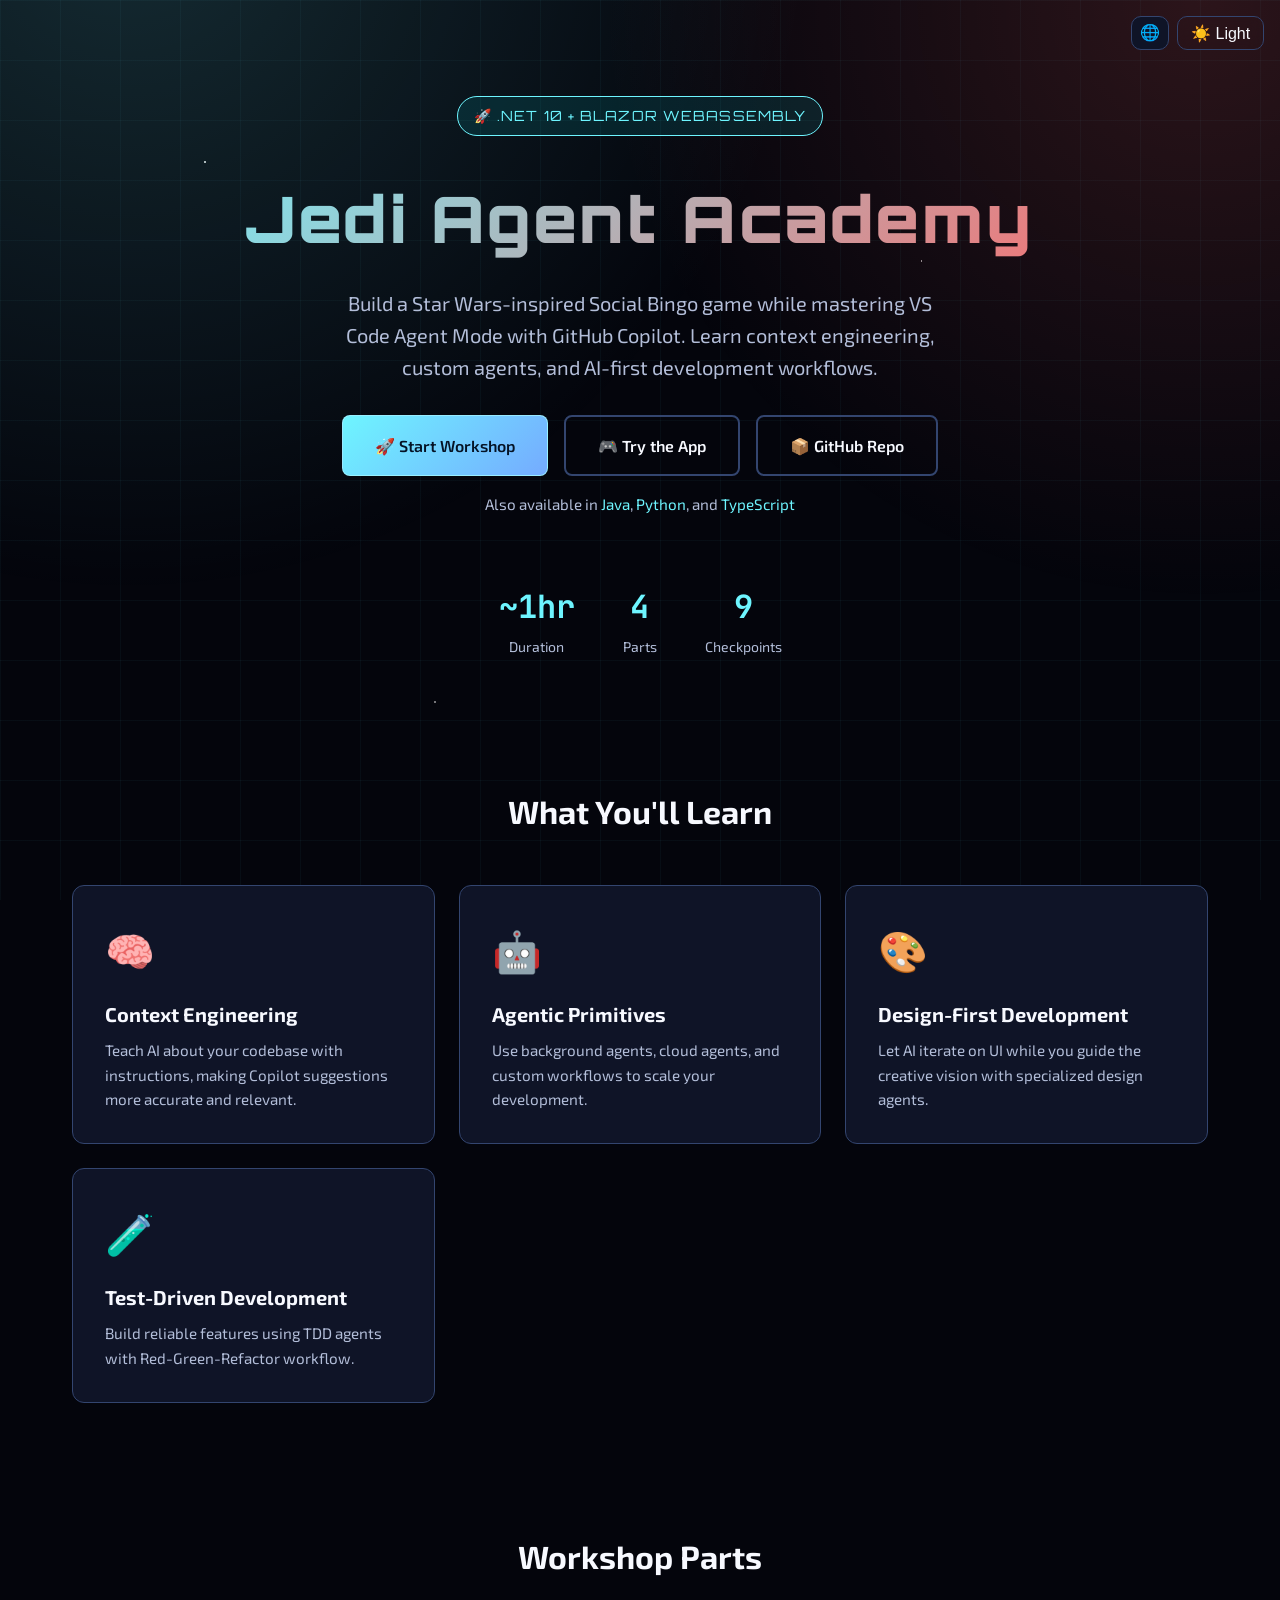
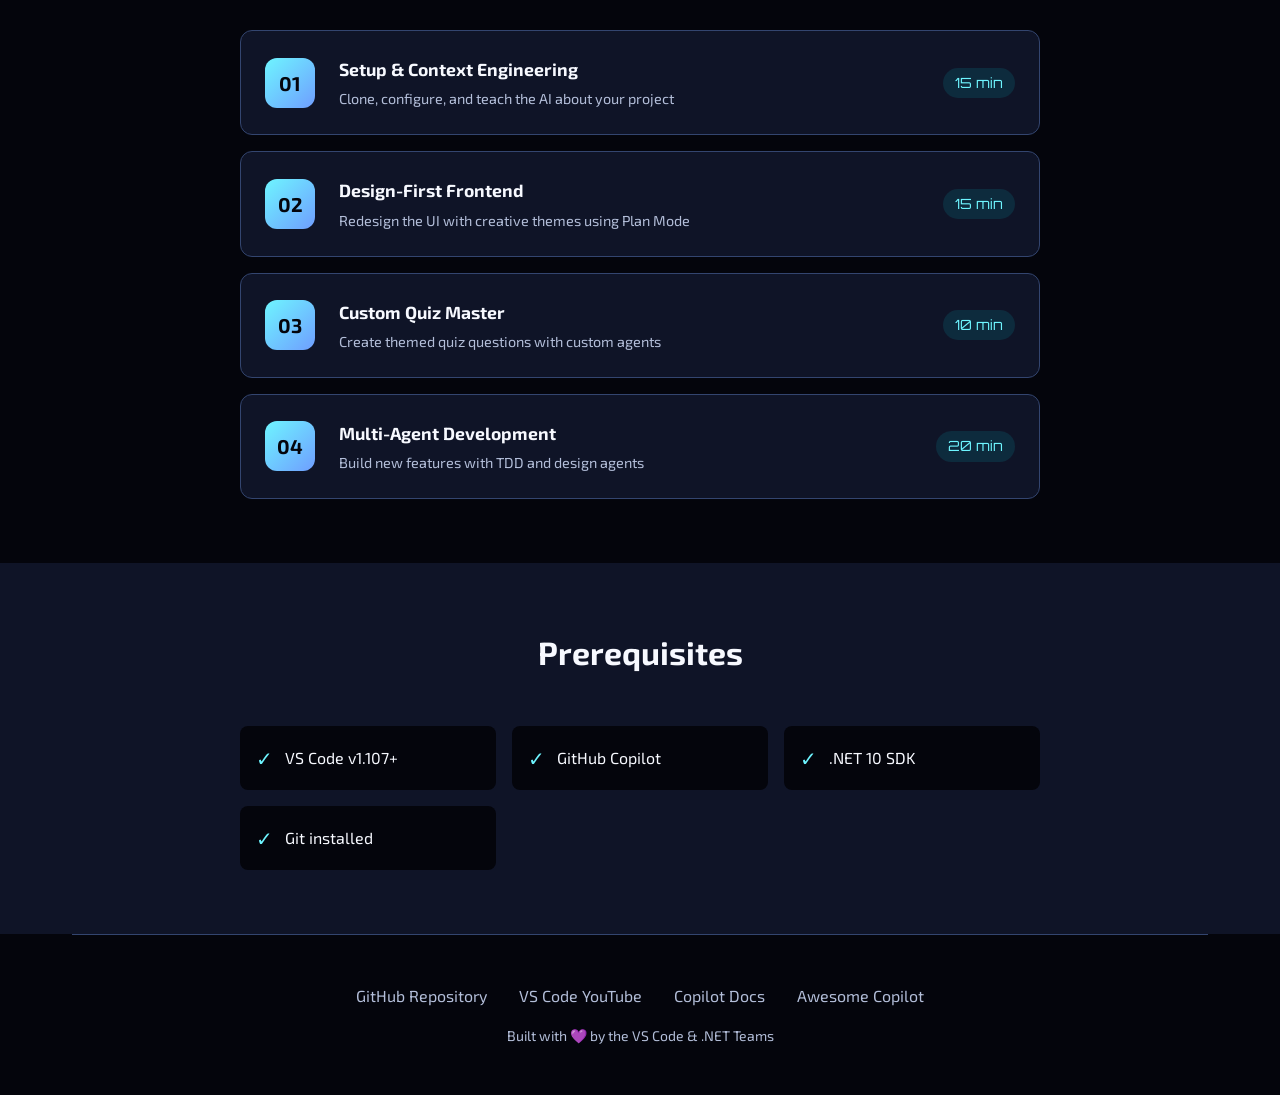
<file: docs/index.html>
<!DOCTYPE html>
<html lang="en">
<head>
    <!-- Google tag (gtag.js) -->
    <script async src="https://www.googletagmanager.com/gtag/js?id=G-LSC44NDPLQ"></script>
    <script>
      window.dataLayer = window.dataLayer || [];
      function gtag(){dataLayer.push(arguments);}
      gtag('js', new Date());
      gtag('config', 'G-LSC44NDPLQ');
    </script>
    <meta charset="UTF-8">
    <meta name="viewport" content="width=device-width, initial-scale=1.0">
    <title>Jedi Agent Academy | .NET Holocron Lab</title>
    <link rel="preconnect" href="https://fonts.googleapis.com">
    <link rel="preconnect" href="https://fonts.gstatic.com" crossorigin>
    <link href="https://fonts.googleapis.com/css2?family=JetBrains+Mono:wght@400;700&family=Orbitron:wght@500;700;900&family=Exo+2:wght@400;600;700&display=swap" rel="stylesheet">
    <link rel="alternate" hreflang="en" href="https://copilot-dev-days.github.io/agent-lab-dotnet/">
    <link rel="alternate" hreflang="pt-BR" href="https://copilot-dev-days.github.io/agent-lab-dotnet/pt_BR/">
    <link rel="alternate" hreflang="es" href="https://copilot-dev-days.github.io/agent-lab-dotnet/es/">
    <link rel="alternate" hreflang="x-default" href="https://copilot-dev-days.github.io/agent-lab-dotnet/">
    <link rel="stylesheet" href="styles.css">
    <link rel="stylesheet" href="light-theme.css">
    <script src="theme-toggle.js"></script>
</head>
<body>
    <div class="locale-controls">
        <div class="locale-picker" id="localePicker">
            <button type="button" class="locale-toggle" aria-haspopup="listbox" aria-expanded="false" aria-label="Select language">🌐</button>
            <ul role="listbox" aria-label="Language">
                <li role="option" data-locale="en" aria-selected="true" class="active">🇬🇧 English</li>
                <li role="option" data-locale="es" aria-selected="false">🇪🇸 Español</li>
                <li role="option" data-locale="pt-BR" aria-selected="false">🇧🇷 Português (Brasil)</li>
            </ul>
        </div>
        <button class="theme-toggle" onclick="toggleTheme()">☀️ Light</button>
    </div>
    <div class="container">
        <!-- Hero -->
        <section class="hero">
            <span class="hero-badge">🚀 .NET 10 + Blazor WebAssembly</span>
            <h1>Jedi Agent Academy</h1>
            <p class="hero-subtitle">
                Build a Star Wars-inspired Social Bingo game while mastering VS Code Agent Mode with GitHub Copilot.
                Learn context engineering, custom agents, and AI-first development workflows.
            </p>
            <div class="hero-cta">
                <a href="step.html?step=00-overview" class="btn btn-primary">
                    🚀 Start Workshop
                </a>
                <a href="https://copilot-dev-days.github.io/agent-lab-dotnet/app" class="btn btn-secondary">
                    🎮 Try the App
                </a>
                <a href="https://github.com/copilot-dev-days/agent-lab-dotnet" class="btn btn-secondary">
                    📦 GitHub Repo
                </a>
            </div>
            <p class="hero-also">Also available in <a href="https://copilot-dev-days.github.io/agent-lab-java/">Java</a>, <a href="https://copilot-dev-days.github.io/agent-lab-python/">Python</a>, and <a href="https://copilot-dev-days.github.io/agent-lab-typescript/">TypeScript</a></p>
            <div class="stats">
                <div class="stat">
                    <div class="stat-value">~1hr</div>
                    <div class="stat-label">Duration</div>
                </div>
                <div class="stat">
                    <div class="stat-value">4</div>
                    <div class="stat-label">Parts</div>
                </div>
                <div class="stat">
                    <div class="stat-value">9</div>
                    <div class="stat-label">Checkpoints</div>
                </div>
            </div>
        </section>

        <!-- Features -->
        <section class="features">
            <h2 class="section-title">What You'll Learn</h2>
            <div class="features-grid">
                <div class="feature-card">
                    <div class="feature-icon">🧠</div>
                    <h3>Context Engineering</h3>
                    <p>Teach AI about your codebase with instructions, making Copilot suggestions more accurate and relevant.</p>
                </div>
                <div class="feature-card">
                    <div class="feature-icon">🤖</div>
                    <h3>Agentic Primitives</h3>
                    <p>Use background agents, cloud agents, and custom workflows to scale your development.</p>
                </div>
                <div class="feature-card">
                    <div class="feature-icon">🎨</div>
                    <h3>Design-First Development</h3>
                    <p>Let AI iterate on UI while you guide the creative vision with specialized design agents.</p>
                </div>
                <div class="feature-card">
                    <div class="feature-icon">🧪</div>
                    <h3>Test-Driven Development</h3>
                    <p>Build reliable features using TDD agents with Red-Green-Refactor workflow.</p>
                </div>
            </div>
        </section>

        <!-- Workshop Parts -->
        <section class="workshop">
            <h2 class="section-title">Workshop Parts</h2>
            <div class="parts-list">
                <a href="step.html?step=01-setup" class="part-card">
                    <div class="part-number">01</div>
                    <div class="part-content">
                        <h3>Setup & Context Engineering</h3>
                        <p>Clone, configure, and teach the AI about your project</p>
                    </div>
                    <span class="part-time">15 min</span>
                </a>
                <a href="step.html?step=02-design" class="part-card">
                    <div class="part-number">02</div>
                    <div class="part-content">
                        <h3>Design-First Frontend</h3>
                        <p>Redesign the UI with creative themes using Plan Mode</p>
                    </div>
                    <span class="part-time">15 min</span>
                </a>
                <a href="step.html?step=03-quiz-master" class="part-card">
                    <div class="part-number">03</div>
                    <div class="part-content">
                        <h3>Custom Quiz Master</h3>
                        <p>Create themed quiz questions with custom agents</p>
                    </div>
                    <span class="part-time">10 min</span>
                </a>
                <a href="step.html?step=04-multi-agent" class="part-card">
                    <div class="part-number">04</div>
                    <div class="part-content">
                        <h3>Multi-Agent Development</h3>
                        <p>Build new features with TDD and design agents</p>
                    </div>
                    <span class="part-time">20 min</span>
                </a>
            </div>
        </section>
    </div>

    <!-- Prerequisites -->
    <section class="prereqs">
        <div class="container">
            <h2 class="section-title">Prerequisites</h2>
            <div class="prereqs-grid">
                <div class="prereq-item">
                    <span class="prereq-check">✓</span>
                    <span>VS Code v1.107+</span>
                </div>
                <div class="prereq-item">
                    <span class="prereq-check">✓</span>
                    <span>GitHub Copilot</span>
                </div>
                <div class="prereq-item">
                    <span class="prereq-check">✓</span>
                    <span>.NET 10 SDK</span>
                </div>
                <div class="prereq-item">
                    <span class="prereq-check">✓</span>
                    <span>Git installed</span>
                </div>
            </div>
        </div>
    </section>

    <div class="container">
        <!-- Footer -->
        <footer>
            <div class="footer-links">
                <a href="https://github.com/copilot-dev-days/agent-lab-dotnet">GitHub Repository</a>
                <a href="https://www.youtube.com/code">VS Code YouTube</a>
                <a href="https://code.visualstudio.com/docs/copilot/overview">Copilot Docs</a>
                <a href="https://github.com/github/awesome-copilot">Awesome Copilot</a>
            </div>
            <p class="footer-credit">
                Built with 💜 by the VS Code & .NET Teams
            </p>
        </footer>
    </div>
    <script>
    (function(){
      var match=location.pathname.match(/\/(pt_BR|es)\//);
      var locale=match?match[1]:'en';
      var picker=document.getElementById('localePicker');
      if(!picker)return;
      var btn=picker.querySelector('.locale-toggle'),list=picker.querySelector('ul');
      list.querySelectorAll('li').forEach(function(li){
        var l=li.dataset.locale==='pt-BR'?'pt_BR':li.dataset.locale;
        if(l===locale){li.classList.add('active');li.setAttribute('aria-selected','true');}
        else{li.classList.remove('active');li.setAttribute('aria-selected','false');}
      });
      function open(){list.style.display='block';btn.setAttribute('aria-expanded','true');}
      function close(){list.style.display='none';btn.setAttribute('aria-expanded','false');}
      btn.addEventListener('click',function(e){e.stopPropagation();list.style.display==='block'?close():open();});
      document.addEventListener('click',close);
      document.addEventListener('keydown',function(e){if(e.key==='Escape')close();});
      list.querySelectorAll('li').forEach(function(li){
        li.addEventListener('click',function(e){
          e.stopPropagation();
          var t=li.dataset.locale==='pt-BR'?'pt_BR':li.dataset.locale;
          if(t===locale){close();return;}
          var p=location.pathname;
          if(locale!=='en')p=p.replace(new RegExp('/'+locale+'/'),'/');;
          if(t!=='en'){var base=p.replace(/\/index\.html$/,'/');if(!base.endsWith('/'))base+='/';p=base+t+'/';}
          localStorage.setItem('preferred-locale',t);
          window.location.href=p;
        });
      });
    })();
    </script>
</body>
</html>
</file>
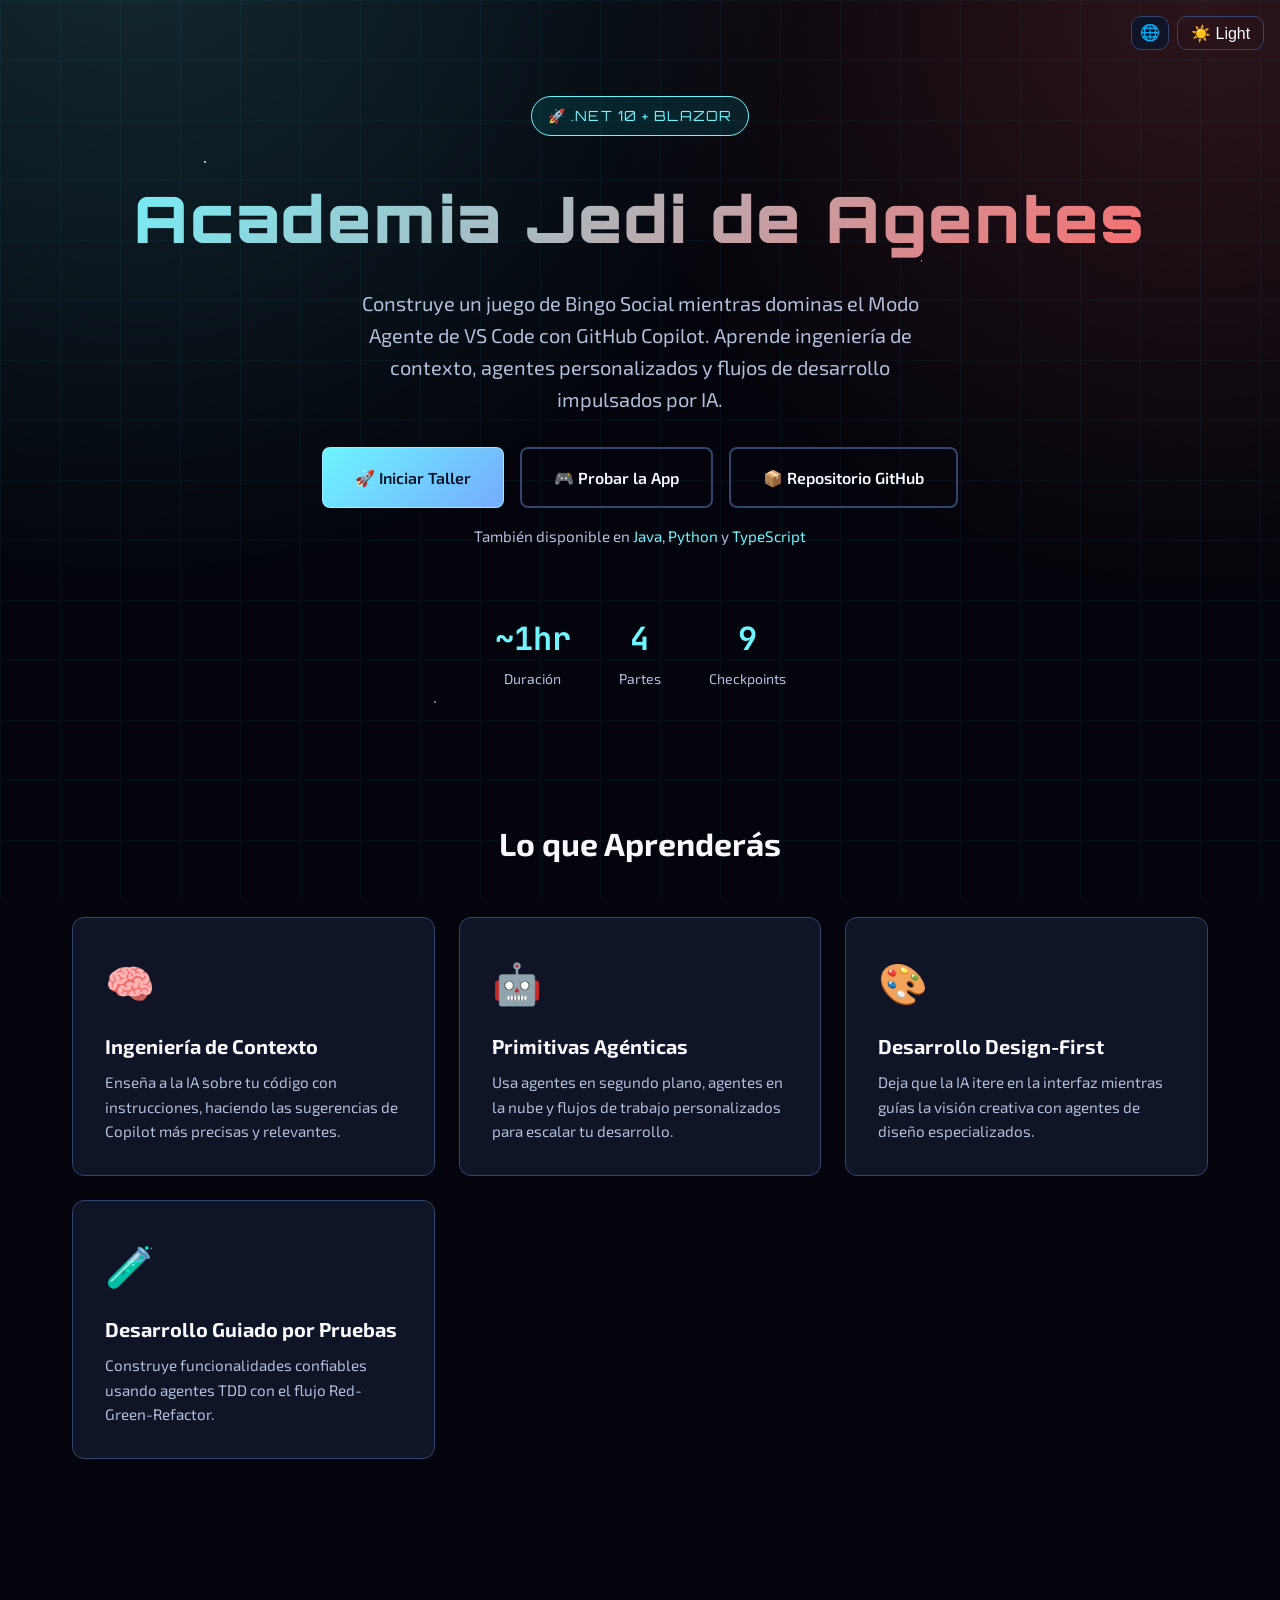
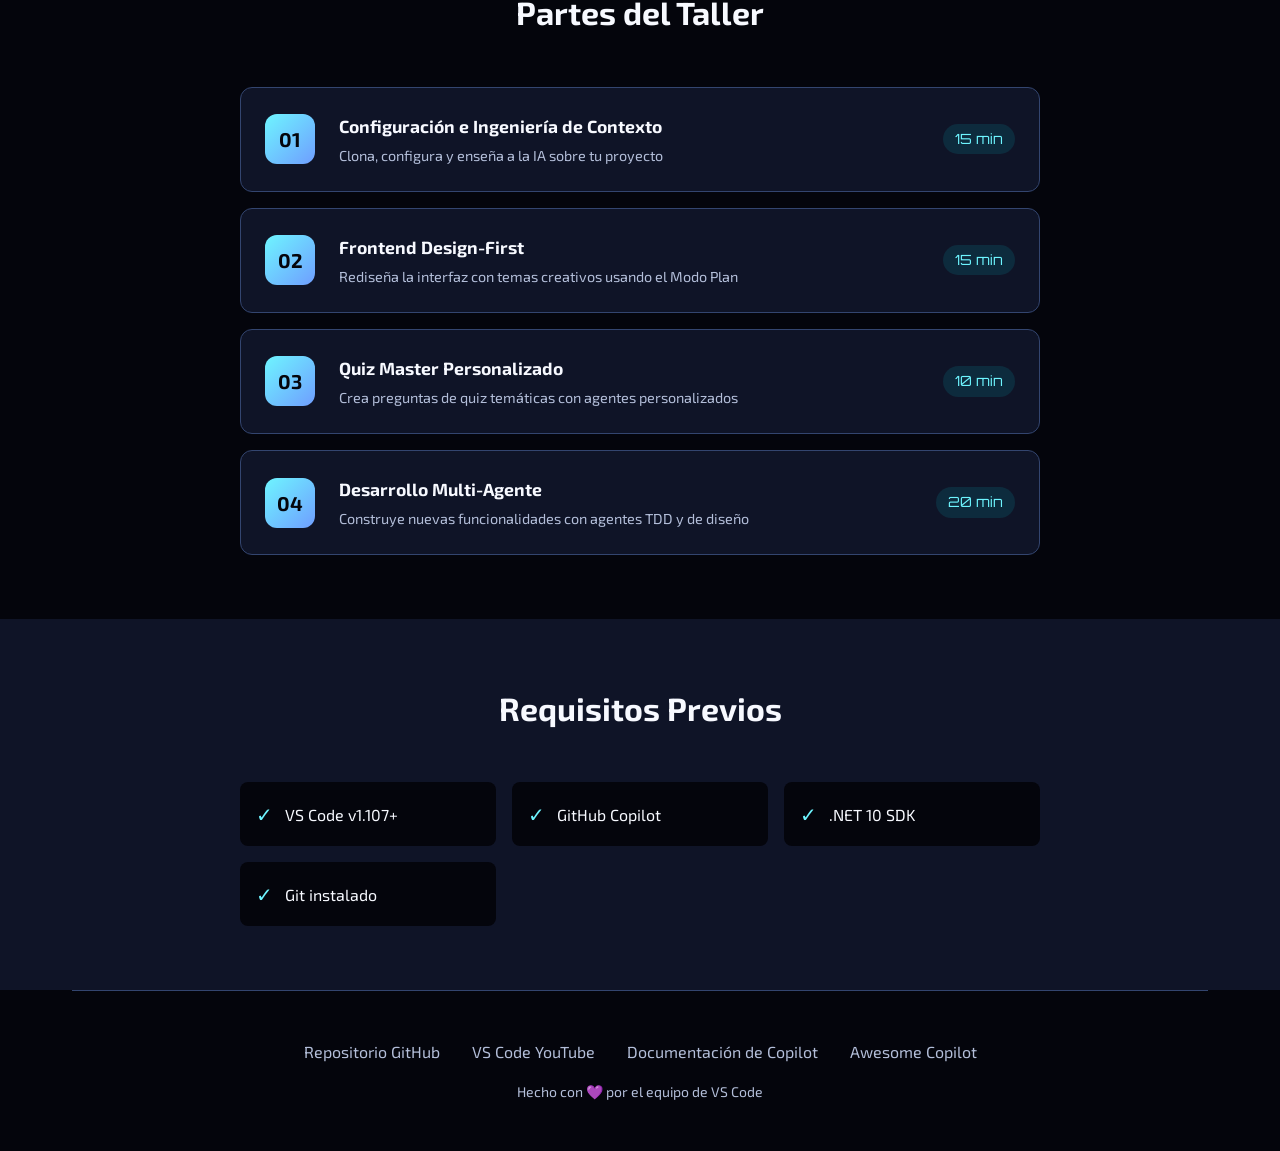
<file: docs/es/index.html>
<!DOCTYPE html>
<html lang="es">
<head>
    <!-- Google tag (gtag.js) -->
    <script async src="https://www.googletagmanager.com/gtag/js?id=G-LSC44NDPLQ"></script>
    <script>
      window.dataLayer = window.dataLayer || [];
      function gtag(){dataLayer.push(arguments);}
      gtag('js', new Date());
      gtag('config', 'G-LSC44NDPLQ');
    </script>
    <meta charset="UTF-8">
    <meta name="viewport" content="width=device-width, initial-scale=1.0">
    <title>Academia Jedi de Agentes | Laboratorio Holocrón .NET</title>
    <link rel="preconnect" href="https://fonts.googleapis.com">
    <link rel="preconnect" href="https://fonts.gstatic.com" crossorigin>
    <link href="https://fonts.googleapis.com/css2?family=JetBrains+Mono:wght@400;700&family=Orbitron:wght@500;700;900&family=Exo+2:wght@400;600;700&display=swap" rel="stylesheet">
    <link rel="alternate" hreflang="en" href="https://copilot-dev-days.github.io/agent-lab-dotnet/">
    <link rel="alternate" hreflang="pt-BR" href="https://copilot-dev-days.github.io/agent-lab-dotnet/pt_BR/">
    <link rel="alternate" hreflang="es" href="https://copilot-dev-days.github.io/agent-lab-dotnet/es/">
    <link rel="alternate" hreflang="x-default" href="https://copilot-dev-days.github.io/agent-lab-dotnet/">
    <link rel="stylesheet" href="../styles.css">
    <link rel="stylesheet" href="../light-theme.css">
    <script src="../theme-toggle.js"></script>
</head>
<body>
    <div class="locale-controls">
        <div class="locale-picker" id="localePicker">
            <button type="button" class="locale-toggle" aria-haspopup="listbox" aria-expanded="false" aria-label="Seleccionar idioma">🌐</button>
            <ul role="listbox" aria-label="Idioma">
                <li role="option" data-locale="en" aria-selected="false">🇬🇧 English</li>
                <li role="option" data-locale="es" aria-selected="true" class="active">🇪🇸 Español</li>
                <li role="option" data-locale="pt-BR" aria-selected="false">🇧🇷 Português (Brasil)</li>
            </ul>
        </div>
        <button class="theme-toggle" onclick="toggleTheme()">☀️ Claro</button>
    </div>
    <div class="container">
        <!-- Hero -->
        <section class="hero">
            <span class="hero-badge">🚀 .NET 10 + Blazor</span>
            <h1>Academia Jedi de Agentes</h1>
            <p class="hero-subtitle">
                Construye un juego de Bingo Social mientras dominas el Modo Agente de VS Code con GitHub Copilot.
                Aprende ingeniería de contexto, agentes personalizados y flujos de desarrollo impulsados por IA.
            </p>
            <div class="hero-cta">
                <a href="step.html?step=00-overview" class="btn btn-primary">
                    🚀 Iniciar Taller
                </a>
                <a href="https://copilot-dev-days.github.io/agent-lab-dotnet/app" class="btn btn-secondary">
                    🎮 Probar la App
                </a>
                <a href="https://github.com/copilot-dev-days/agent-lab-dotnet" class="btn btn-secondary">
                    📦 Repositorio GitHub
                </a>
            </div>
            <p class="hero-also">También disponible en <a href="https://copilot-dev-days.github.io/agent-lab-java/">Java</a>, <a href="https://copilot-dev-days.github.io/agent-lab-python/">Python</a> y <a href="https://copilot-dev-days.github.io/agent-lab-typescript/">TypeScript</a></p>
            <div class="stats">
                <div class="stat">
                    <div class="stat-value">~1hr</div>
                    <div class="stat-label">Duración</div>
                </div>
                <div class="stat">
                    <div class="stat-value">4</div>
                    <div class="stat-label">Partes</div>
                </div>
                <div class="stat">
                    <div class="stat-value">9</div>
                    <div class="stat-label">Checkpoints</div>
                </div>
            </div>
        </section>

        <!-- Funcionalidades -->
        <section class="features">
            <h2 class="section-title">Lo que Aprenderás</h2>
            <div class="features-grid">
                <div class="feature-card">
                    <div class="feature-icon">🧠</div>
                    <h3>Ingeniería de Contexto</h3>
                    <p>Enseña a la IA sobre tu código con instrucciones, haciendo las sugerencias de Copilot más precisas y relevantes.</p>
                </div>
                <div class="feature-card">
                    <div class="feature-icon">🤖</div>
                    <h3>Primitivas Agénticas</h3>
                    <p>Usa agentes en segundo plano, agentes en la nube y flujos de trabajo personalizados para escalar tu desarrollo.</p>
                </div>
                <div class="feature-card">
                    <div class="feature-icon">🎨</div>
                    <h3>Desarrollo Design-First</h3>
                    <p>Deja que la IA itere en la interfaz mientras guías la visión creativa con agentes de diseño especializados.</p>
                </div>
                <div class="feature-card">
                    <div class="feature-icon">🧪</div>
                    <h3>Desarrollo Guiado por Pruebas</h3>
                    <p>Construye funcionalidades confiables usando agentes TDD con el flujo Red-Green-Refactor.</p>
                </div>
            </div>
        </section>

        <!-- Partes del Taller -->
        <section class="workshop">
            <h2 class="section-title">Partes del Taller</h2>
            <div class="parts-list">
                <a href="step.html?step=01-setup" class="part-card">
                    <div class="part-number">01</div>
                    <div class="part-content">
                        <h3>Configuración e Ingeniería de Contexto</h3>
                        <p>Clona, configura y enseña a la IA sobre tu proyecto</p>
                    </div>
                    <span class="part-time">15 min</span>
                </a>
                <a href="step.html?step=02-design" class="part-card">
                    <div class="part-number">02</div>
                    <div class="part-content">
                        <h3>Frontend Design-First</h3>
                        <p>Rediseña la interfaz con temas creativos usando el Modo Plan</p>
                    </div>
                    <span class="part-time">15 min</span>
                </a>
                <a href="step.html?step=03-quiz-master" class="part-card">
                    <div class="part-number">03</div>
                    <div class="part-content">
                        <h3>Quiz Master Personalizado</h3>
                        <p>Crea preguntas de quiz temáticas con agentes personalizados</p>
                    </div>
                    <span class="part-time">10 min</span>
                </a>
                <a href="step.html?step=04-multi-agent" class="part-card">
                    <div class="part-number">04</div>
                    <div class="part-content">
                        <h3>Desarrollo Multi-Agente</h3>
                        <p>Construye nuevas funcionalidades con agentes TDD y de diseño</p>
                    </div>
                    <span class="part-time">20 min</span>
                </a>
            </div>
        </section>
    </div>

    <!-- Requisitos Previos -->
    <section class="prereqs">
        <div class="container">
            <h2 class="section-title">Requisitos Previos</h2>
            <div class="prereqs-grid">
                <div class="prereq-item">
                    <span class="prereq-check">✓</span>
                    <span>VS Code v1.107+</span>
                </div>
                <div class="prereq-item">
                    <span class="prereq-check">✓</span>
                    <span>GitHub Copilot</span>
                </div>
                <div class="prereq-item">
                    <span class="prereq-check">✓</span>
                    <span>.NET 10 SDK</span>
                </div>
                <div class="prereq-item">
                    <span class="prereq-check">✓</span>
                    <span>Git instalado</span>
                </div>
            </div>
        </div>
    </section>

    <div class="container">
        <!-- Pie de Página -->
        <footer>
            <div class="footer-links">
                <a href="https://github.com/copilot-dev-days/agent-lab-dotnet">Repositorio GitHub</a>
                <a href="https://www.youtube.com/code">VS Code YouTube</a>
                <a href="https://code.visualstudio.com/docs/copilot/overview">Documentación de Copilot</a>
                <a href="https://github.com/github/awesome-copilot">Awesome Copilot</a>
            </div>
            <p class="footer-credit">
                Hecho con 💜 por el equipo de VS Code
            </p>
        </footer>
    </div>
    <script>
    (function(){
      var match=location.pathname.match(/\/(pt_BR|es)\//);
      var locale=match?match[1]:'en';
      var picker=document.getElementById('localePicker');
      if(!picker)return;
      var btn=picker.querySelector('.locale-toggle'),list=picker.querySelector('ul');
      list.querySelectorAll('li').forEach(function(li){
        var l=li.dataset.locale==='pt-BR'?'pt_BR':li.dataset.locale;
        if(l===locale){li.classList.add('active');li.setAttribute('aria-selected','true');}
        else{li.classList.remove('active');li.setAttribute('aria-selected','false');}
      });
      function open(){list.style.display='block';btn.setAttribute('aria-expanded','true');}
      function close(){list.style.display='none';btn.setAttribute('aria-expanded','false');}
      btn.addEventListener('click',function(e){e.stopPropagation();list.style.display==='block'?close():open();});
      document.addEventListener('click',close);
      document.addEventListener('keydown',function(e){if(e.key==='Escape')close();});
      list.querySelectorAll('li').forEach(function(li){
        li.addEventListener('click',function(e){
          e.stopPropagation();
          var t=li.dataset.locale==='pt-BR'?'pt_BR':li.dataset.locale;
          if(t===locale){close();return;}
          var p=location.pathname;
          if(locale!=='en')p=p.replace(new RegExp('/'+locale+'/'),'/');;
          if(t!=='en'){var base=p.replace(/\/index\.html$/,'/');if(!base.endsWith('/'))base+='/';p=base+t+'/';}
          localStorage.setItem('preferred-locale',t);
          window.location.href=p;
        });
      });
    })();
    </script>
</body>
</html>
</file>
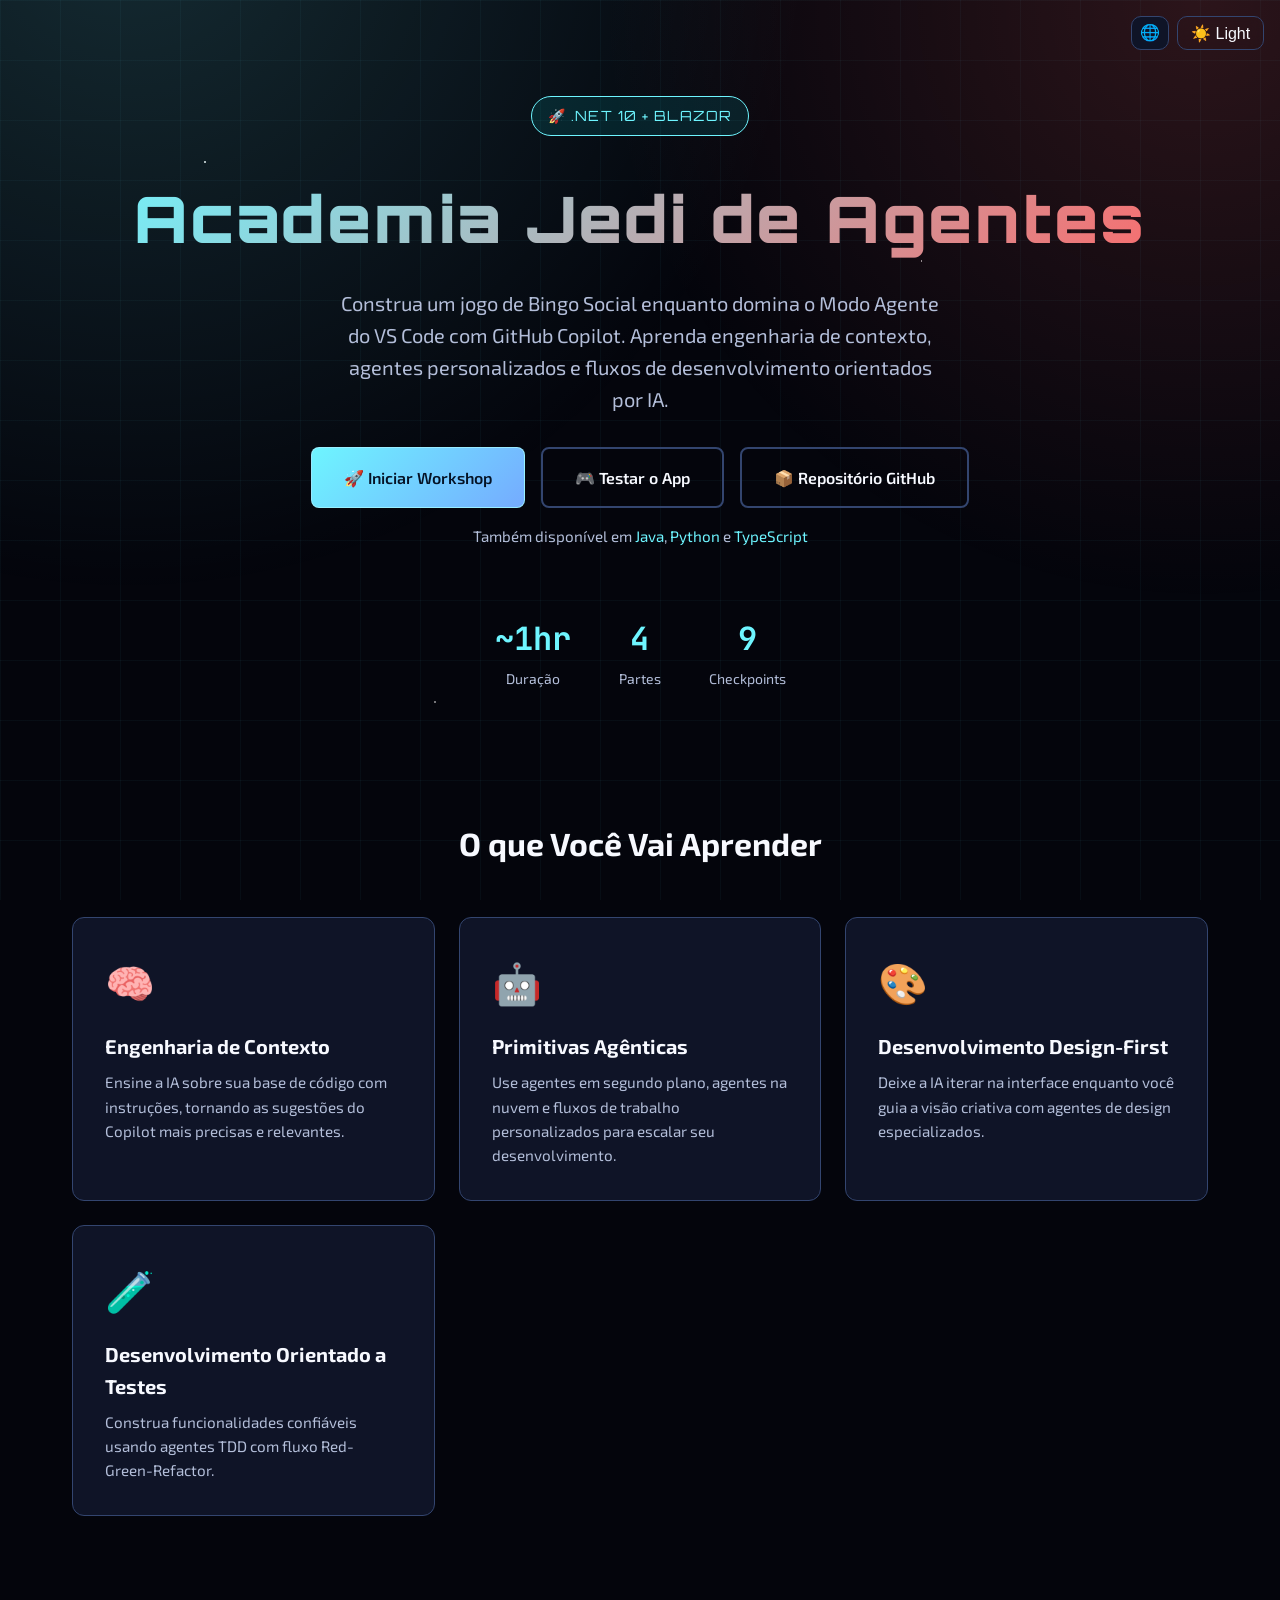
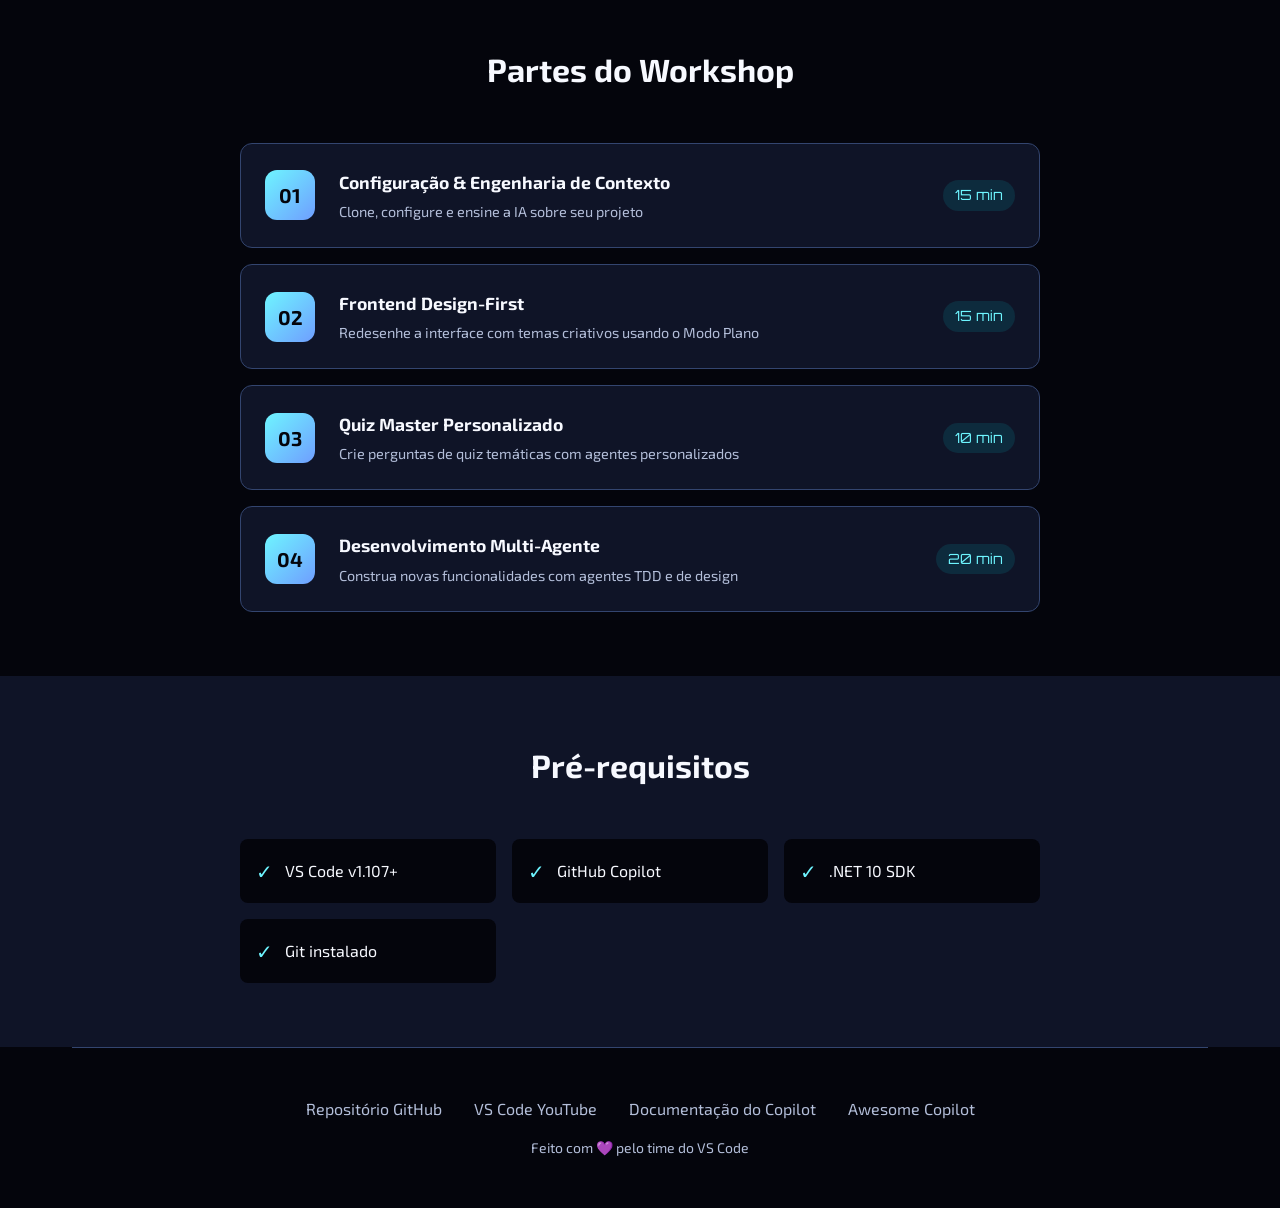
<file: docs/pt_BR/index.html>
<!DOCTYPE html>
<html lang="pt-BR">
<head>
    <!-- Google tag (gtag.js) -->
    <script async src="https://www.googletagmanager.com/gtag/js?id=G-LSC44NDPLQ"></script>
    <script>
      window.dataLayer = window.dataLayer || [];
      function gtag(){dataLayer.push(arguments);}
      gtag('js', new Date());
      gtag('config', 'G-LSC44NDPLQ');
    </script>
    <meta charset="UTF-8">
    <meta name="viewport" content="width=device-width, initial-scale=1.0">
    <title>Academia Jedi de Agentes | Laboratório Holocron .NET</title>
    <link rel="preconnect" href="https://fonts.googleapis.com">
    <link rel="preconnect" href="https://fonts.gstatic.com" crossorigin>
    <link href="https://fonts.googleapis.com/css2?family=JetBrains+Mono:wght@400;700&family=Orbitron:wght@500;700;900&family=Exo+2:wght@400;600;700&display=swap" rel="stylesheet">
    <link rel="alternate" hreflang="en" href="https://copilot-dev-days.github.io/agent-lab-dotnet/">
    <link rel="alternate" hreflang="pt-BR" href="https://copilot-dev-days.github.io/agent-lab-dotnet/pt_BR/">
    <link rel="alternate" hreflang="es" href="https://copilot-dev-days.github.io/agent-lab-dotnet/es/">
    <link rel="alternate" hreflang="x-default" href="https://copilot-dev-days.github.io/agent-lab-dotnet/">
    <link rel="stylesheet" href="../styles.css">
    <link rel="stylesheet" href="../light-theme.css">
    <script src="../theme-toggle.js"></script>
</head>
<body>
    <div class="locale-controls">
        <div class="locale-picker" id="localePicker">
            <button type="button" class="locale-toggle" aria-haspopup="listbox" aria-expanded="false" aria-label="Selecionar idioma">🌐</button>
            <ul role="listbox" aria-label="Idioma">
                <li role="option" data-locale="en" aria-selected="false">🇬🇧 English</li>
                <li role="option" data-locale="es" aria-selected="false">🇪🇸 Español</li>
                <li role="option" data-locale="pt-BR" aria-selected="true" class="active">🇧🇷 Português (Brasil)</li>
            </ul>
        </div>
        <button class="theme-toggle" onclick="toggleTheme()">☀️ Claro</button>
    </div>
    <div class="container">
        <!-- Hero -->
        <section class="hero">
            <span class="hero-badge">🚀 .NET 10 + Blazor</span>
            <h1>Academia Jedi de Agentes</h1>
            <p class="hero-subtitle">
                Construa um jogo de Bingo Social enquanto domina o Modo Agente do VS Code com GitHub Copilot.
                Aprenda engenharia de contexto, agentes personalizados e fluxos de desenvolvimento orientados por IA.
            </p>
            <div class="hero-cta">
                <a href="step.html?step=00-overview" class="btn btn-primary">
                    🚀 Iniciar Workshop
                </a>
                <a href="https://copilot-dev-days.github.io/agent-lab-dotnet/app" class="btn btn-secondary">
                    🎮 Testar o App
                </a>
                <a href="https://github.com/copilot-dev-days/agent-lab-dotnet" class="btn btn-secondary">
                    📦 Repositório GitHub
                </a>
            </div>
            <p class="hero-also">Também disponível em <a href="https://copilot-dev-days.github.io/agent-lab-java/">Java</a>, <a href="https://copilot-dev-days.github.io/agent-lab-python/">Python</a> e <a href="https://copilot-dev-days.github.io/agent-lab-typescript/">TypeScript</a></p>
            <div class="stats">
                <div class="stat">
                    <div class="stat-value">~1hr</div>
                    <div class="stat-label">Duração</div>
                </div>
                <div class="stat">
                    <div class="stat-value">4</div>
                    <div class="stat-label">Partes</div>
                </div>
                <div class="stat">
                    <div class="stat-value">9</div>
                    <div class="stat-label">Checkpoints</div>
                </div>
            </div>
        </section>

        <!-- Funcionalidades -->
        <section class="features">
            <h2 class="section-title">O que Você Vai Aprender</h2>
            <div class="features-grid">
                <div class="feature-card">
                    <div class="feature-icon">🧠</div>
                    <h3>Engenharia de Contexto</h3>
                    <p>Ensine a IA sobre sua base de código com instruções, tornando as sugestões do Copilot mais precisas e relevantes.</p>
                </div>
                <div class="feature-card">
                    <div class="feature-icon">🤖</div>
                    <h3>Primitivas Agênticas</h3>
                    <p>Use agentes em segundo plano, agentes na nuvem e fluxos de trabalho personalizados para escalar seu desenvolvimento.</p>
                </div>
                <div class="feature-card">
                    <div class="feature-icon">🎨</div>
                    <h3>Desenvolvimento Design-First</h3>
                    <p>Deixe a IA iterar na interface enquanto você guia a visão criativa com agentes de design especializados.</p>
                </div>
                <div class="feature-card">
                    <div class="feature-icon">🧪</div>
                    <h3>Desenvolvimento Orientado a Testes</h3>
                    <p>Construa funcionalidades confiáveis usando agentes TDD com fluxo Red-Green-Refactor.</p>
                </div>
            </div>
        </section>

        <!-- Partes do Workshop -->
        <section class="workshop">
            <h2 class="section-title">Partes do Workshop</h2>
            <div class="parts-list">
                <a href="step.html?step=01-setup" class="part-card">
                    <div class="part-number">01</div>
                    <div class="part-content">
                        <h3>Configuração & Engenharia de Contexto</h3>
                        <p>Clone, configure e ensine a IA sobre seu projeto</p>
                    </div>
                    <span class="part-time">15 min</span>
                </a>
                <a href="step.html?step=02-design" class="part-card">
                    <div class="part-number">02</div>
                    <div class="part-content">
                        <h3>Frontend Design-First</h3>
                        <p>Redesenhe a interface com temas criativos usando o Modo Plano</p>
                    </div>
                    <span class="part-time">15 min</span>
                </a>
                <a href="step.html?step=03-quiz-master" class="part-card">
                    <div class="part-number">03</div>
                    <div class="part-content">
                        <h3>Quiz Master Personalizado</h3>
                        <p>Crie perguntas de quiz temáticas com agentes personalizados</p>
                    </div>
                    <span class="part-time">10 min</span>
                </a>
                <a href="step.html?step=04-multi-agent" class="part-card">
                    <div class="part-number">04</div>
                    <div class="part-content">
                        <h3>Desenvolvimento Multi-Agente</h3>
                        <p>Construa novas funcionalidades com agentes TDD e de design</p>
                    </div>
                    <span class="part-time">20 min</span>
                </a>
            </div>
        </section>
    </div>

    <!-- Pré-requisitos -->
    <section class="prereqs">
        <div class="container">
            <h2 class="section-title">Pré-requisitos</h2>
            <div class="prereqs-grid">
                <div class="prereq-item">
                    <span class="prereq-check">✓</span>
                    <span>VS Code v1.107+</span>
                </div>
                <div class="prereq-item">
                    <span class="prereq-check">✓</span>
                    <span>GitHub Copilot</span>
                </div>
                <div class="prereq-item">
                    <span class="prereq-check">✓</span>
                    <span>.NET 10 SDK</span>
                </div>
                <div class="prereq-item">
                    <span class="prereq-check">✓</span>
                    <span>Git instalado</span>
                </div>
            </div>
        </div>
    </section>

    <div class="container">
        <!-- Rodapé -->
        <footer>
            <div class="footer-links">
                <a href="https://github.com/copilot-dev-days/agent-lab-dotnet">Repositório GitHub</a>
                <a href="https://www.youtube.com/code">VS Code YouTube</a>
                <a href="https://code.visualstudio.com/docs/copilot/overview">Documentação do Copilot</a>
                <a href="https://github.com/github/awesome-copilot">Awesome Copilot</a>
            </div>
            <p class="footer-credit">
                Feito com 💜 pelo time do VS Code
            </p>
        </footer>
    </div>
    <script>
    (function(){
      var match=location.pathname.match(/\/(pt_BR|es)\//);
      var locale=match?match[1]:'en';
      var picker=document.getElementById('localePicker');
      if(!picker)return;
      var btn=picker.querySelector('.locale-toggle'),list=picker.querySelector('ul');
      list.querySelectorAll('li').forEach(function(li){
        var l=li.dataset.locale==='pt-BR'?'pt_BR':li.dataset.locale;
        if(l===locale){li.classList.add('active');li.setAttribute('aria-selected','true');}
        else{li.classList.remove('active');li.setAttribute('aria-selected','false');}
      });
      function open(){list.style.display='block';btn.setAttribute('aria-expanded','true');}
      function close(){list.style.display='none';btn.setAttribute('aria-expanded','false');}
      btn.addEventListener('click',function(e){e.stopPropagation();list.style.display==='block'?close():open();});
      document.addEventListener('click',close);
      document.addEventListener('keydown',function(e){if(e.key==='Escape')close();});
      list.querySelectorAll('li').forEach(function(li){
        li.addEventListener('click',function(e){
          e.stopPropagation();
          var t=li.dataset.locale==='pt-BR'?'pt_BR':li.dataset.locale;
          if(t===locale){close();return;}
          var p=location.pathname;
          if(locale!=='en')p=p.replace(new RegExp('/'+locale+'/'),'/');;
          if(t!=='en'){var base=p.replace(/\/index\.html$/,'/');if(!base.endsWith('/'))base+='/';p=base+t+'/';}
          localStorage.setItem('preferred-locale',t);
          window.location.href=p;
        });
      });
    })();
    </script>
</body>
</html>
</file>
<file: docs/styles.css>
:root {
    --bg-dark: #04050c;
    --bg-card: #0f1427;
    --neon-cyan: #6ef5ff;
    --neon-magenta: #ff6666;
    --neon-purple: #ffd36e;
    --text-primary: #f7f9ff;
    --text-secondary: #b3bed9;
    --border-color: #33456f;
}

* {
    margin: 0;
    padding: 0;
    box-sizing: border-box;
}

body {
    font-family: 'Exo 2', sans-serif;
    background: var(--bg-dark);
    color: var(--text-primary);
    line-height: 1.6;
    min-height: 100vh;
}

/* Animated grid background */
body::before {
    content: '';
    position: fixed;
    top: 0;
    left: 0;
    width: 100%;
    height: 100%;
    background:
        radial-gradient(circle at 16% 18%, rgba(255, 255, 255, 0.7) 0 1px, transparent 1px),
        radial-gradient(circle at 72% 29%, rgba(255, 255, 255, 0.55) 0 1px, transparent 1px),
        radial-gradient(circle at 34% 78%, rgba(255, 255, 255, 0.45) 0 1px, transparent 1px),
        linear-gradient(90deg, rgba(110, 245, 255, 0.04) 1px, transparent 1px),
        linear-gradient(rgba(110, 245, 255, 0.04) 1px, transparent 1px);
    background-size: auto, auto, auto, 60px 60px, 60px 60px;
    pointer-events: none;
    z-index: -1;
}

body::after {
    content: '';
    position: fixed;
    inset: 0;
    background:
        radial-gradient(circle at 10% -10%, rgba(110, 245, 255, 0.16), transparent 45%),
        radial-gradient(circle at 94% 0%, rgba(255, 102, 102, 0.16), transparent 40%);
    pointer-events: none;
    z-index: -1;
}

.container {
    max-width: 1200px;
    margin: 0 auto;
    padding: 0 2rem;
}

/* Hero Section */
.hero {
    padding: 6rem 0 4rem;
    text-align: center;
    position: relative;
}

.hero-badge {
    display: inline-block;
    padding: 0.5rem 1rem;
    background: rgba(0, 245, 255, 0.1);
    border: 1px solid var(--neon-cyan);
    border-radius: 50px;
    font-size: 0.875rem;
    color: var(--neon-cyan);
    margin-bottom: 2rem;
    font-family: 'Orbitron', sans-serif;
    letter-spacing: 0.08em;
    text-transform: uppercase;
}

.hero h1 {
    font-size: clamp(2.5rem, 6vw, 4rem);
    font-weight: 900;
    font-family: 'Orbitron', sans-serif;
    letter-spacing: 0.04em;
    margin-bottom: 1rem;
    background: linear-gradient(135deg, var(--neon-cyan), var(--neon-magenta));
    -webkit-background-clip: text;
    -webkit-text-fill-color: transparent;
    background-clip: text;
}

.hero-subtitle {
    font-size: 1.25rem;
    color: var(--text-secondary);
    max-width: 600px;
    margin: 0 auto 2rem;
}

.hero-cta {
    display: flex;
    gap: 1rem;
    justify-content: center;
    flex-wrap: wrap;
}

.btn {
    display: inline-flex;
    align-items: center;
    gap: 0.5rem;
    padding: 1rem 2rem;
    border-radius: 8px;
    font-weight: 600;
    text-decoration: none;
    transition: all 0.3s ease;
    font-size: 1rem;
}

.btn-primary {
    background: linear-gradient(135deg, var(--neon-cyan), #75abff);
    color: #051326;
    border: 1px solid rgba(160, 243, 255, 0.85);
}

.btn-primary:hover {
    transform: translateY(-2px);
    box-shadow: 0 10px 40px rgba(110, 245, 255, 0.42);
}

.btn-secondary {
    background: transparent;
    border: 2px solid var(--border-color);
    color: var(--text-primary);
}

.btn-secondary:hover {
    border-color: var(--neon-purple);
    color: var(--neon-purple);
}

/* Stats */
.stats {
    display: flex;
    justify-content: center;
    gap: 3rem;
    margin-top: 4rem;
    flex-wrap: wrap;
}

.stat {
    text-align: center;
}

.stat-value {
    font-size: 2rem;
    font-weight: 700;
    color: var(--neon-cyan);
    font-family: 'JetBrains Mono', monospace;
}

.stat-label {
    font-size: 0.875rem;
    color: var(--text-secondary);
    margin-top: 0.25rem;
}

/* Features Section */
.features {
    padding: 4rem 0;
}

.section-title {
    font-size: 2rem;
    text-align: center;
    margin-bottom: 3rem;
}

.features-grid {
    display: grid;
    grid-template-columns: repeat(auto-fit, minmax(280px, 1fr));
    gap: 1.5rem;
}

.feature-card {
    background: var(--bg-card);
    border: 1px solid var(--border-color);
    border-radius: 12px;
    padding: 2rem;
    transition: all 0.3s ease;
}

.feature-card:hover {
    border-color: var(--neon-purple);
    transform: translateY(-4px);
}

.feature-icon {
    font-size: 2.5rem;
    margin-bottom: 1rem;
}

.feature-card h3 {
    font-size: 1.25rem;
    margin-bottom: 0.5rem;
}

.feature-card p {
    color: var(--text-secondary);
    font-size: 0.95rem;
}

/* Workshop Parts */
.workshop {
    padding: 4rem 0;
}

.parts-list {
    display: flex;
    flex-direction: column;
    gap: 1rem;
    max-width: 800px;
    margin: 0 auto;
}

.part-card {
    display: flex;
    align-items: center;
    gap: 1.5rem;
    background: var(--bg-card);
    border: 1px solid var(--border-color);
    border-radius: 12px;
    padding: 1.5rem;
    text-decoration: none;
    color: inherit;
    transition: all 0.3s ease;
}

.part-card:hover {
    border-color: var(--neon-magenta);
    background: rgba(255, 103, 103, 0.08);
}

.part-number {
    width: 50px;
    height: 50px;
    display: flex;
    align-items: center;
    justify-content: center;
    background: linear-gradient(135deg, var(--neon-cyan), #6f9eff);
    border-radius: 12px;
    font-weight: 700;
    font-size: 1.25rem;
    color: var(--bg-dark);
    flex-shrink: 0;
}

.part-content {
    flex: 1;
}

.part-content h3 {
    font-size: 1.1rem;
    margin-bottom: 0.25rem;
}

.part-content p {
    color: var(--text-secondary);
    font-size: 0.9rem;
}

.part-time {
    font-family: 'Orbitron', sans-serif;
    font-size: 0.875rem;
    color: var(--neon-cyan);
    padding: 0.25rem 0.75rem;
    background: rgba(0, 245, 255, 0.1);
    border-radius: 50px;
}

/* Prerequisites */
.prereqs {
    padding: 4rem 0;
    background: var(--bg-card);
}

.prereqs-grid {
    display: grid;
    grid-template-columns: repeat(auto-fit, minmax(200px, 1fr));
    gap: 1rem;
    max-width: 800px;
    margin: 0 auto;
}

.prereq-item {
    display: flex;
    align-items: center;
    gap: 0.75rem;
    padding: 1rem;
    background: var(--bg-dark);
    border-radius: 8px;
}

.prereq-check {
    color: var(--neon-cyan);
    font-size: 1.25rem;
}

/* Footer */
footer {
    padding: 3rem 0;
    text-align: center;
    border-top: 1px solid var(--border-color);
}

.footer-links {
    display: flex;
    justify-content: center;
    gap: 2rem;
    margin-bottom: 1rem;
    flex-wrap: wrap;
}

.footer-links a {
    color: var(--text-secondary);
    text-decoration: none;
    transition: color 0.3s ease;
}

.footer-links a:hover {
    color: var(--neon-cyan);
}

.footer-credit {
    color: var(--text-secondary);
    font-size: 0.875rem;
}

/* Responsive */
@media (max-width: 768px) {
    .hero {
        padding: 4rem 0 3rem;
    }

    .stats {
        gap: 2rem;
    }

    .part-card {
        flex-direction: column;
        text-align: center;
    }

    .part-time {
        margin-top: 0.5rem;
    }
}

.hero-also {
    margin-top: 1rem;
    font-size: 0.95rem;
    color: var(--text-secondary);
}

.hero-also a {
    color: var(--neon-cyan);
    text-decoration: none;
    transition: color 0.3s ease;
}

.hero-also a:hover {
    color: var(--neon-purple);
    text-decoration: underline;
}

.locale-controls {
    position: fixed;
    top: 1rem;
    right: 1rem;
    z-index: 1000;
    display: flex;
    gap: 0.5rem;
    align-items: center;
}

/* --- Locale Picker --- */
.locale-picker {
    position: relative;
    display: inline-flex;
}

.locale-toggle {
    display: flex;
    align-items: center;
    justify-content: center;
    padding: 8px;
    border-radius: 10px;
    border: 1px solid var(--border-color);
    background: var(--bg-card);
    color: var(--text-secondary);
    font-size: 1rem;
    line-height: 1;
    transition: all 0.2s;
    cursor: pointer;
}

.locale-toggle:hover {
    background: var(--neon-cyan);
    color: #fff;
    border-color: var(--neon-cyan);
}

.locale-picker ul {
    display: none;
    position: absolute;
    top: 100%;
    right: 0;
    margin: 4px 0 0;
    padding: 4px 0;
    list-style: none;
    background: var(--bg-card);
    border: 1px solid var(--border-color);
    border-radius: 10px;
    box-shadow: 0 4px 12px rgba(0, 0, 0, 0.15);
    z-index: 100;
    min-width: 180px;
}

.locale-picker li {
    padding: 8px 16px;
    cursor: pointer;
    font-size: 0.9rem;
    color: var(--text-primary);
    white-space: nowrap;
    transition: background 0.15s;
}

.locale-picker li:hover {
    background: var(--neon-cyan);
    color: #fff;
}

.locale-picker li.active {
    font-weight: 600;
    color: var(--neon-cyan);
}

.locale-picker li.active:hover {
    color: #fff;
}
</file>
<file: docs/light-theme.css>
html[data-theme="light"] {
    --bg-dark: #f6f7fb;
    --bg-card: #ffffff;
    --bg-code: #eff3ff;
    --neon-cyan: #0c6ac9;
    --neon-magenta: #cf3c3c;
    --neon-purple: #b18b13;
    --text-primary: #151d33;
    --text-secondary: #505d7f;
    --border-color: #c8d3eb;
    --success-green: #2e7d32;
    --warning-yellow: #f9a825;
}

html[data-theme="light"] body::before {
    background: linear-gradient(90deg, rgba(12, 106, 201, 0.05) 1px, transparent 1px),
        linear-gradient(rgba(12, 106, 201, 0.05) 1px, transparent 1px);
}

html[data-theme="light"] .hero::before {
    background: radial-gradient(ellipse at 50% 0%, rgba(0, 119, 182, 0.15), transparent 70%);
}

html[data-theme="light"] .header {
    background: rgba(245, 245, 247, 0.95);
}

html[data-theme="light"] code,
html[data-theme="light"] pre {
    background: var(--bg-code);
    color: #1a1a2e;
}

html[data-theme="light"] .btn-secondary {
    border-color: var(--border-color);
    color: var(--text-primary);
}

html[data-theme="light"] .btn-secondary:hover {
    background: rgba(0, 119, 182, 0.1);
    border-color: var(--neon-cyan);
}

html[data-theme="light"] .card {
    box-shadow: 0 2px 8px rgba(0, 0, 0, 0.08);
}

.theme-toggle {
    background: none;
    border: 1px solid var(--border-color);
    color: var(--text-primary);
    cursor: pointer;
    padding: 0.4rem 0.8rem;
    border-radius: 10px;
    font-size: 1rem;
    transition: all 0.3s ease;
    display: inline-flex;
    align-items: center;
    gap: 0.4rem;
    backdrop-filter: blur(8px);
}

.theme-toggle:hover {
    border-color: var(--neon-cyan);
    color: var(--neon-cyan);
}
</file>
